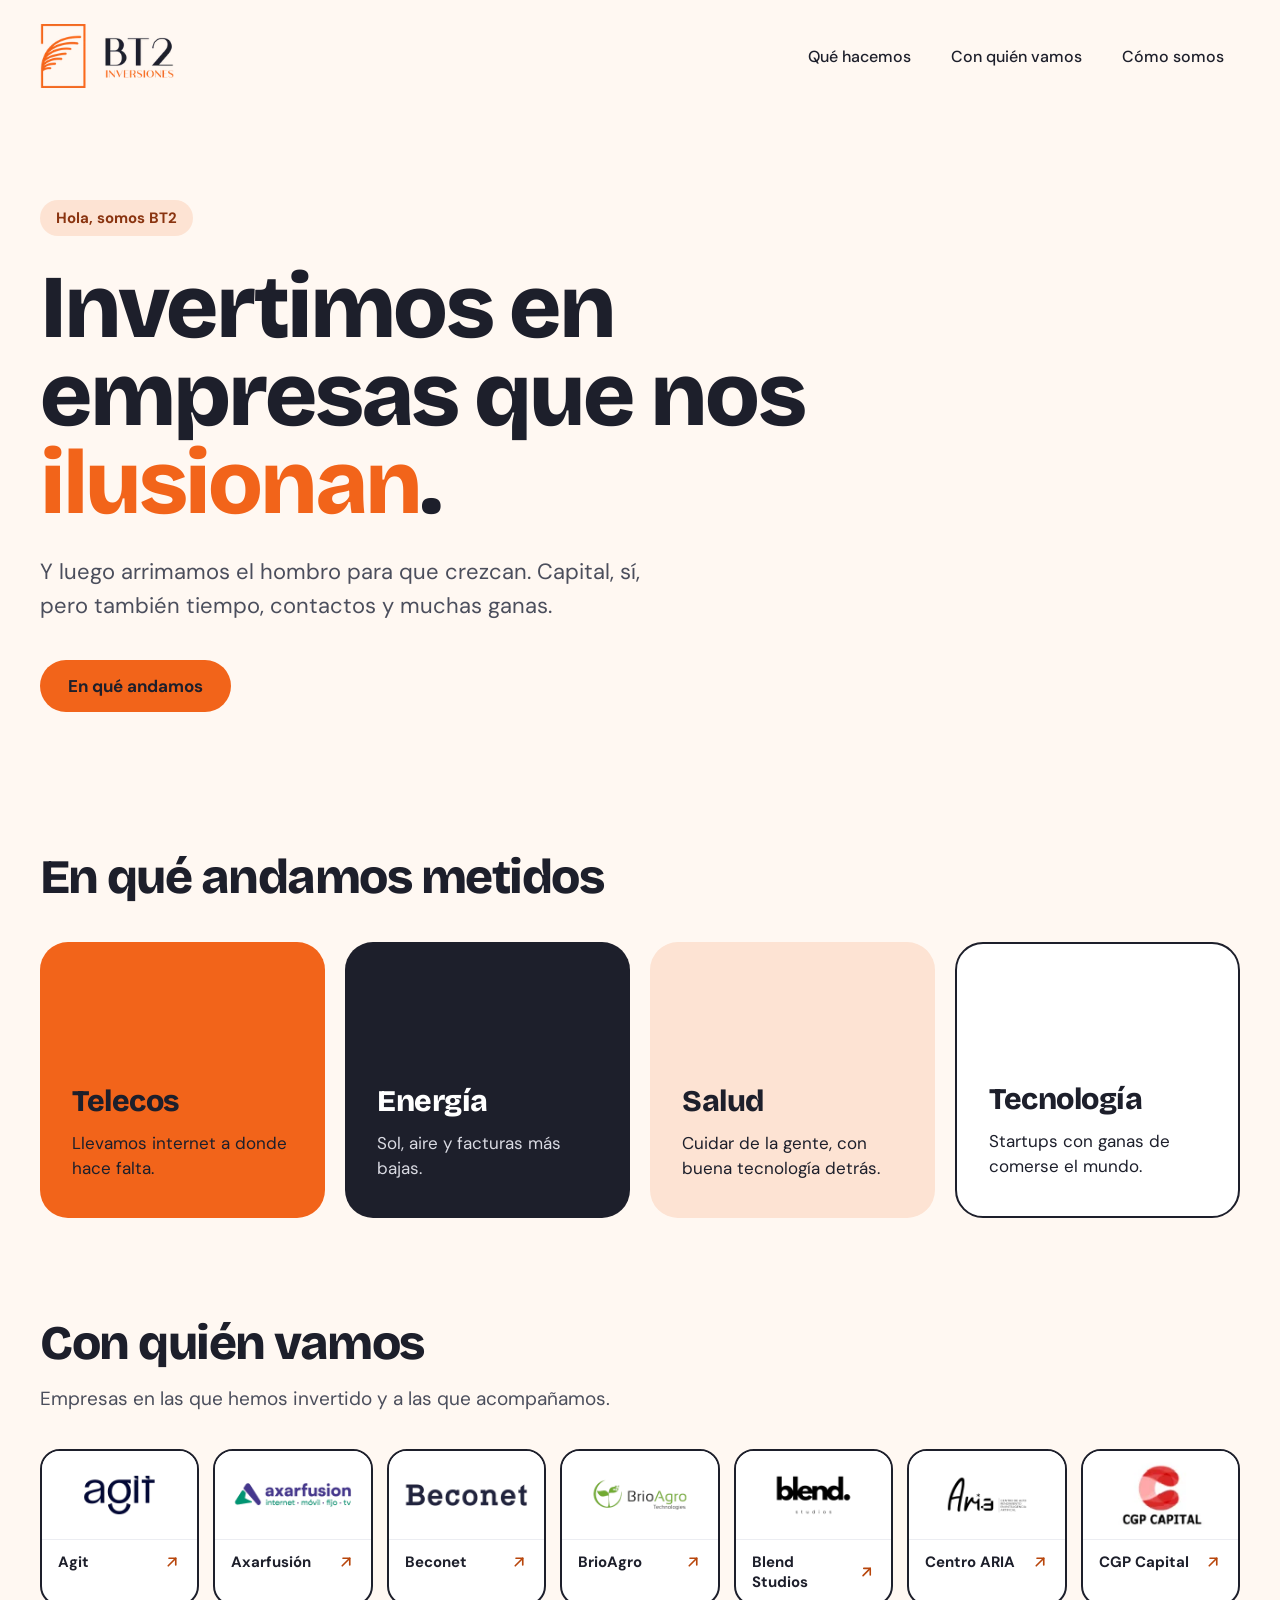
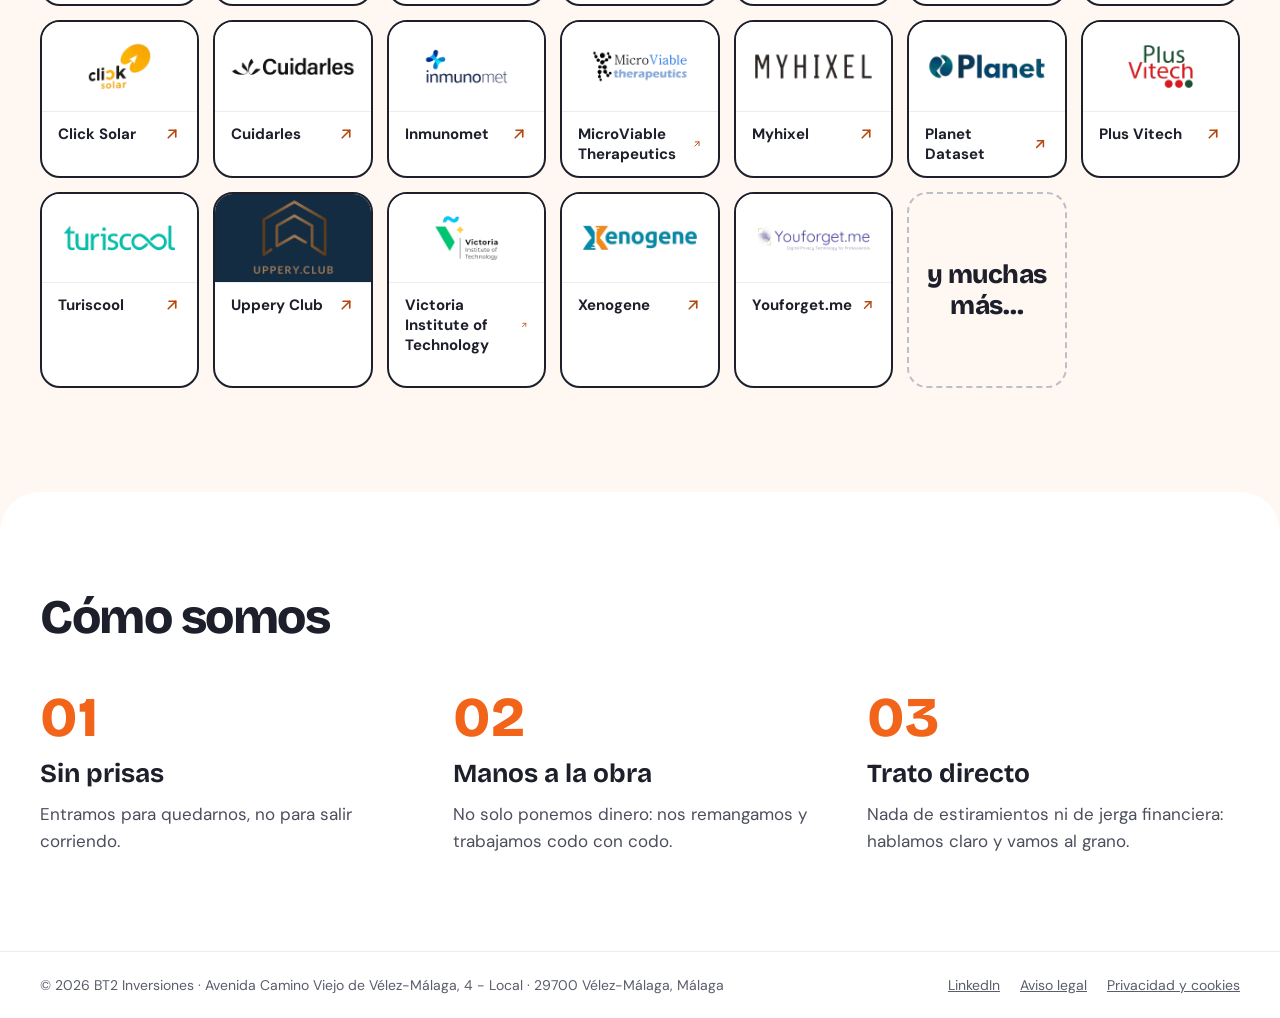
<file: index.html>
<!doctype html>
<html lang="es">
<head>
<meta charset="utf-8">
<meta name="viewport" content="width=device-width, initial-scale=1">
<title>BT2 Inversiones · Invertimos en empresas que nos ilusionan</title>
<meta name="description" content="BT2 Inversiones invierte y acompaña a empresas de telecomunicaciones, energía, salud y tecnología.">
<link rel="canonical" href="https://www.bt2.es/">
<link rel="icon" type="image/png" href="assets/favicon.png">
<meta property="og:type" content="website">
<meta property="og:site_name" content="BT2 Inversiones">
<script type="application/ld+json">{"@context":"https://schema.org","@type":"WebSite","name":"BT2 Inversiones","alternateName":["BT2","bt2.es"],"url":"https://www.bt2.es/"}</script>
<meta property="og:title" content="BT2 Inversiones">
<meta property="og:description" content="Invertimos en empresas que nos ilusionan.">
<meta property="og:url" content="https://www.bt2.es/">
<meta property="og:image" content="https://www.bt2.es/assets/og.png">
<link rel="preload" href="assets/fonts/bricolage-grotesque-800.woff2" as="font" type="font/woff2" crossorigin>
<link rel="stylesheet" href="assets/styles.css">
</head>
<body>
<div style="font-family: 'DM Sans', system-ui, sans-serif; color: #1D1F2B; background: #FFF8F2; width: 100%; min-height: 100vh">

<header style="max-width: 1200px; margin: 0 auto; padding: 24px 32px; display: flex; flex-wrap: wrap; align-items: center; justify-content: space-between; gap: 16px">
<a href="#inicio" style="display: inline-flex; align-items: center; text-decoration: none"><img src="/assets/bt2-logo.webp" srcset="/assets/bt2-logo.webp 1x, /assets/bt2-logo@2x.webp 2x" alt="BT2 Inversiones" width="184" height="88" style="height: 64px; width: auto; display: block"></a>
<nav aria-label="Principal" style="display: flex; flex-wrap: wrap; align-items: center; gap: 8px; font-size: 16px; font-weight: 500">
<a href="#sectores" style="text-decoration: none; padding: 10px 16px; border-radius: 999px">Qué hacemos</a>
<a href="#participadas" style="text-decoration: none; padding: 10px 16px; border-radius: 999px">Con quién vamos</a>
<a href="#como" style="text-decoration: none; padding: 10px 16px; border-radius: 999px">Cómo somos</a>
</nav>
</header>

<main>
<section id="inicio" style="max-width: 1200px; margin: 0 auto; padding: 88px 32px 104px; display: flex; flex-direction: column; gap: 28px">
<p style="margin: 0; display: inline-flex; align-self: flex-start; padding: 8px 16px; border-radius: 999px; background: #FDE3D3; color: #8A3410; font-size: 15px; font-weight: 700">Hola, somos BT2</p>
<h1 style="margin: 0; font-family: 'Bricolage Grotesque', sans-serif; font-weight: 800; font-size: clamp(44px, 7vw, 96px); line-height: 0.98; letter-spacing: -3px; max-width: 980px">Invertimos en empresas que nos <span style="color: #F2641A">ilusionan</span>.</h1>
<p style="margin: 0; font-size: 22px; line-height: 1.55; color: #4B4E5C; max-width: 620px">Y luego arrimamos el hombro para que crezcan. Capital, sí, pero también tiempo, contactos y muchas ganas.</p>
<div style="display: flex; flex-wrap: wrap; gap: 12px; padding-top: 8px">
<a href="#sectores" style="display: inline-flex; align-items: center; min-height: 52px; padding: 0 28px; border-radius: 999px; background: #F2641A; color: #1D1F2B; text-decoration: none; font-weight: 700; font-size: 17px">En qué andamos</a>
</div>
</section>

<section id="sectores" style="max-width: 1200px; margin: 0 auto; padding: 32px 32px 96px; display: flex; flex-direction: column; gap: 36px">
<h2 style="margin: 0; font-family: 'Bricolage Grotesque', sans-serif; font-weight: 800; font-size: 48px; letter-spacing: -1.5px">En qué andamos metidos</h2>
<div style="display: grid; grid-template-columns: repeat(auto-fit, minmax(240px, 1fr)); gap: 20px">
<div style="background: #F2641A; border-radius: 28px; padding: 36px 32px; display: flex; flex-direction: column; gap: 12px; min-height: 200px; justify-content: flex-end">
<h3 style="margin: 0; font-family: 'Bricolage Grotesque', sans-serif; font-weight: 800; font-size: 30px; letter-spacing: -0.5px">Telecos</h3>
<p style="margin: 0; font-size: 17px; line-height: 1.5">Llevamos internet a donde hace falta.</p>
</div>
<div style="background: #1D1F2B; color: #FFFFFF; border-radius: 28px; padding: 36px 32px; display: flex; flex-direction: column; gap: 12px; min-height: 200px; justify-content: flex-end">
<h3 style="margin: 0; font-family: 'Bricolage Grotesque', sans-serif; font-weight: 800; font-size: 30px; letter-spacing: -0.5px">Energía</h3>
<p style="margin: 0; font-size: 17px; line-height: 1.5; color: #D9DAE2">Sol, aire y facturas más bajas.</p>
</div>
<div style="background: #FDE3D3; border-radius: 28px; padding: 36px 32px; display: flex; flex-direction: column; gap: 12px; min-height: 200px; justify-content: flex-end">
<h3 style="margin: 0; font-family: 'Bricolage Grotesque', sans-serif; font-weight: 800; font-size: 30px; letter-spacing: -0.5px">Salud</h3>
<p style="margin: 0; font-size: 17px; line-height: 1.5">Cuidar de la gente, con buena tecnología detrás.</p>
</div>
<div style="background: #FFFFFF; border: 2px solid #1D1F2B; border-radius: 28px; padding: 36px 32px; display: flex; flex-direction: column; gap: 12px; min-height: 200px; justify-content: flex-end">
<h3 style="margin: 0; font-family: 'Bricolage Grotesque', sans-serif; font-weight: 800; font-size: 30px; letter-spacing: -0.5px">Tecnología</h3>
<p style="margin: 0; font-size: 17px; line-height: 1.5">Startups con ganas de comerse el mundo.</p>
</div>
</div>
</section>

<section id="participadas" style="max-width: 1200px; margin: 0 auto; padding: 0 32px 104px; display: flex; flex-direction: column; gap: 36px">
<div style="display: flex; flex-direction: column; gap: 12px">
<h2 style="margin: 0; font-family: 'Bricolage Grotesque', sans-serif; font-weight: 800; font-size: 48px; letter-spacing: -1.5px">Con quién vamos</h2>
<p style="margin: 0; font-size: 19px; line-height: 1.55; color: #4B4E5C; max-width: 620px">Empresas en las que hemos invertido y a las que acompañamos.</p>
</div>
<div style="display: grid; grid-template-columns: repeat(auto-fill, minmax(150px, 1fr)); gap: 14px">
<a class="card" href="https://agitapp.com" target="_blank" rel="noopener noreferrer">
<img src="assets/logos/agit.webp" alt="Agit" class="lg-contain" width="676" height="384" loading="lazy">
<span class="card-name">Agit<svg aria-hidden="true" width="18" height="18" viewBox="0 0 24 24" fill="none" stroke="#B8460C" stroke-width="2.2" stroke-linecap="round" stroke-linejoin="round"><path d="M7 17L17 7"></path><path d="M8 7h9v9"></path></svg></span>
</a>
<a class="card" href="https://axarfusion.es" target="_blank" rel="noopener noreferrer">
<img src="assets/logos/axarfusion.webp" alt="Axarfusión" class="lg-contain" width="676" height="384" loading="lazy">
<span class="card-name">Axarfusión<svg aria-hidden="true" width="18" height="18" viewBox="0 0 24 24" fill="none" stroke="#B8460C" stroke-width="2.2" stroke-linecap="round" stroke-linejoin="round"><path d="M7 17L17 7"></path><path d="M8 7h9v9"></path></svg></span>
</a>
<a class="card" href="https://www.beconet.es" target="_blank" rel="noopener noreferrer">
<img src="assets/logos/beconet.webp" alt="Beconet" class="lg-contain" width="676" height="384" loading="lazy">
<span class="card-name">Beconet<svg aria-hidden="true" width="18" height="18" viewBox="0 0 24 24" fill="none" stroke="#B8460C" stroke-width="2.2" stroke-linecap="round" stroke-linejoin="round"><path d="M7 17L17 7"></path><path d="M8 7h9v9"></path></svg></span>
</a>
<a class="card" href="https://brioagro.es" target="_blank" rel="noopener noreferrer">
<img src="assets/logos/brioagro.webp" alt="BrioAgro" class="lg-contain" width="676" height="384" loading="lazy">
<span class="card-name">BrioAgro<svg aria-hidden="true" width="18" height="18" viewBox="0 0 24 24" fill="none" stroke="#B8460C" stroke-width="2.2" stroke-linecap="round" stroke-linejoin="round"><path d="M7 17L17 7"></path><path d="M8 7h9v9"></path></svg></span>
</a>
<a class="card" href="https://blendstudios.es" target="_blank" rel="noopener noreferrer">
<img src="assets/logos/blend-studios.webp" alt="Blend Studios" class="lg-contain" width="676" height="384" loading="lazy">
<span class="card-name">Blend Studios<svg aria-hidden="true" width="18" height="18" viewBox="0 0 24 24" fill="none" stroke="#B8460C" stroke-width="2.2" stroke-linecap="round" stroke-linejoin="round"><path d="M7 17L17 7"></path><path d="M8 7h9v9"></path></svg></span>
</a>
<a class="card" href="https://centroaria.com" target="_blank" rel="noopener noreferrer">
<img src="assets/logos/centro-aria.webp" alt="Centro ARIA" class="lg-contain" width="676" height="384" loading="lazy">
<span class="card-name">Centro ARIA<svg aria-hidden="true" width="18" height="18" viewBox="0 0 24 24" fill="none" stroke="#B8460C" stroke-width="2.2" stroke-linecap="round" stroke-linejoin="round"><path d="M7 17L17 7"></path><path d="M8 7h9v9"></path></svg></span>
</a>
<a class="card" href="https://cgp.capital" target="_blank" rel="noopener noreferrer">
<img src="assets/logos/cgp-capital.webp" alt="CGP Capital" class="lg-cover" width="676" height="384" loading="lazy">
<span class="card-name">CGP Capital<svg aria-hidden="true" width="18" height="18" viewBox="0 0 24 24" fill="none" stroke="#B8460C" stroke-width="2.2" stroke-linecap="round" stroke-linejoin="round"><path d="M7 17L17 7"></path><path d="M8 7h9v9"></path></svg></span>
</a>
<a class="card" href="https://click-solar.es" target="_blank" rel="noopener noreferrer">
<img src="assets/logos/click-solar.webp" alt="Click Solar" class="lg-contain" width="676" height="384" loading="lazy">
<span class="card-name">Click Solar<svg aria-hidden="true" width="18" height="18" viewBox="0 0 24 24" fill="none" stroke="#B8460C" stroke-width="2.2" stroke-linecap="round" stroke-linejoin="round"><path d="M7 17L17 7"></path><path d="M8 7h9v9"></path></svg></span>
</a>
<a class="card" href="https://cuidarles.es" target="_blank" rel="noopener noreferrer">
<img src="assets/logos/cuidarles.webp" alt="Cuidarles" class="lg-contain" width="676" height="384" loading="lazy">
<span class="card-name">Cuidarles<svg aria-hidden="true" width="18" height="18" viewBox="0 0 24 24" fill="none" stroke="#B8460C" stroke-width="2.2" stroke-linecap="round" stroke-linejoin="round"><path d="M7 17L17 7"></path><path d="M8 7h9v9"></path></svg></span>
</a>
<a class="card" href="https://inmunomet.com" target="_blank" rel="noopener noreferrer">
<img src="assets/logos/inmunomet.webp" alt="Inmunomet" class="lg-contain" width="676" height="384" loading="lazy">
<span class="card-name">Inmunomet<svg aria-hidden="true" width="18" height="18" viewBox="0 0 24 24" fill="none" stroke="#B8460C" stroke-width="2.2" stroke-linecap="round" stroke-linejoin="round"><path d="M7 17L17 7"></path><path d="M8 7h9v9"></path></svg></span>
</a>
<a class="card" href="https://www.microviable.com" target="_blank" rel="noopener noreferrer">
<img src="assets/logos/microviable-therapeutics.webp" alt="MicroViable Therapeutics" class="lg-contain" width="676" height="384" loading="lazy">
<span class="card-name">MicroViable Therapeutics<svg aria-hidden="true" width="18" height="18" viewBox="0 0 24 24" fill="none" stroke="#B8460C" stroke-width="2.2" stroke-linecap="round" stroke-linejoin="round"><path d="M7 17L17 7"></path><path d="M8 7h9v9"></path></svg></span>
</a>
<a class="card" href="https://myhixel.com" target="_blank" rel="noopener noreferrer">
<img src="assets/logos/myhixel.webp" alt="Myhixel" class="lg-contain" width="676" height="384" loading="lazy">
<span class="card-name">Myhixel<svg aria-hidden="true" width="18" height="18" viewBox="0 0 24 24" fill="none" stroke="#B8460C" stroke-width="2.2" stroke-linecap="round" stroke-linejoin="round"><path d="M7 17L17 7"></path><path d="M8 7h9v9"></path></svg></span>
</a>
<a class="card" href="https://planetdataset.com/es" target="_blank" rel="noopener noreferrer">
<img src="assets/logos/planet-dataset.webp" alt="Planet Dataset" class="lg-contain" width="676" height="384" loading="lazy">
<span class="card-name">Planet Dataset<svg aria-hidden="true" width="18" height="18" viewBox="0 0 24 24" fill="none" stroke="#B8460C" stroke-width="2.2" stroke-linecap="round" stroke-linejoin="round"><path d="M7 17L17 7"></path><path d="M8 7h9v9"></path></svg></span>
</a>
<a class="card" href="https://www.plusvitech.com/en/" target="_blank" rel="noopener noreferrer">
<img src="assets/logos/plus-vitech.webp" alt="Plus Vitech" class="lg-contain" width="676" height="384" loading="lazy">
<span class="card-name">Plus Vitech<svg aria-hidden="true" width="18" height="18" viewBox="0 0 24 24" fill="none" stroke="#B8460C" stroke-width="2.2" stroke-linecap="round" stroke-linejoin="round"><path d="M7 17L17 7"></path><path d="M8 7h9v9"></path></svg></span>
</a>
<a class="card" href="https://turiscool.com" target="_blank" rel="noopener noreferrer">
<img src="assets/logos/turiscool.webp" alt="Turiscool" class="lg-contain" width="676" height="384" loading="lazy">
<span class="card-name">Turiscool<svg aria-hidden="true" width="18" height="18" viewBox="0 0 24 24" fill="none" stroke="#B8460C" stroke-width="2.2" stroke-linecap="round" stroke-linejoin="round"><path d="M7 17L17 7"></path><path d="M8 7h9v9"></path></svg></span>
</a>
<a class="card" href="https://uppery.club" target="_blank" rel="noopener noreferrer">
<img src="assets/logos/uppery-club.webp" alt="Uppery Club" class="lg-cover" width="676" height="384" loading="lazy">
<span class="card-name">Uppery Club<svg aria-hidden="true" width="18" height="18" viewBox="0 0 24 24" fill="none" stroke="#B8460C" stroke-width="2.2" stroke-linecap="round" stroke-linejoin="round"><path d="M7 17L17 7"></path><path d="M8 7h9v9"></path></svg></span>
</a>
<a class="card" href="https://victoriafp.com" target="_blank" rel="noopener noreferrer">
<img src="assets/logos/victoria-institute-of-technology.webp" alt="Victoria Institute of Technology" class="lg-contain" width="676" height="384" loading="lazy">
<span class="card-name">Victoria Institute of Technology<svg aria-hidden="true" width="18" height="18" viewBox="0 0 24 24" fill="none" stroke="#B8460C" stroke-width="2.2" stroke-linecap="round" stroke-linejoin="round"><path d="M7 17L17 7"></path><path d="M8 7h9v9"></path></svg></span>
</a>
<a class="card" href="https://xenogene.es" target="_blank" rel="noopener noreferrer">
<img src="assets/logos/xenogene.webp" alt="Xenogene" class="lg-contain" width="676" height="384" loading="lazy">
<span class="card-name">Xenogene<svg aria-hidden="true" width="18" height="18" viewBox="0 0 24 24" fill="none" stroke="#B8460C" stroke-width="2.2" stroke-linecap="round" stroke-linejoin="round"><path d="M7 17L17 7"></path><path d="M8 7h9v9"></path></svg></span>
</a>
<a class="card" href="https://youforget.me" target="_blank" rel="noopener noreferrer">
<img src="assets/logos/youforget-me.webp" alt="Youforget.me" class="lg-contain" width="676" height="384" loading="lazy">
<span class="card-name">Youforget.me<svg aria-hidden="true" width="18" height="18" viewBox="0 0 24 24" fill="none" stroke="#B8460C" stroke-width="2.2" stroke-linecap="round" stroke-linejoin="round"><path d="M7 17L17 7"></path><path d="M8 7h9v9"></path></svg></span>
</a>
<div class="card-more"><span>y muchas más…</span></div>
</div>
</section>

<section id="como" style="background: #FFFFFF; border-radius: 40px 40px 0 0">
<div style="max-width: 1200px; margin: 0 auto; padding: 96px 32px; display: flex; flex-direction: column; gap: 44px">
<h2 style="margin: 0; font-family: 'Bricolage Grotesque', sans-serif; font-weight: 800; font-size: 48px; letter-spacing: -1.5px">Cómo somos</h2>
<div style="display: grid; grid-template-columns: repeat(auto-fit, minmax(260px, 1fr)); gap: 40px">
<div style="display: flex; flex-direction: column; gap: 12px">
<p style="margin: 0; font-family: 'Bricolage Grotesque', sans-serif; font-weight: 800; font-size: 56px; line-height: 1; color: #F2641A">01</p>
<h3 style="margin: 0; font-family: 'Bricolage Grotesque', sans-serif; font-weight: 700; font-size: 26px">Sin prisas</h3>
<p style="margin: 0; font-size: 17px; line-height: 1.6; color: #4B4E5C">Entramos para quedarnos, no para salir corriendo.</p>
</div>
<div style="display: flex; flex-direction: column; gap: 12px">
<p style="margin: 0; font-family: 'Bricolage Grotesque', sans-serif; font-weight: 800; font-size: 56px; line-height: 1; color: #F2641A">02</p>
<h3 style="margin: 0; font-family: 'Bricolage Grotesque', sans-serif; font-weight: 700; font-size: 26px">Manos a la obra</h3>
<p style="margin: 0; font-size: 17px; line-height: 1.6; color: #4B4E5C">No solo ponemos dinero: nos remangamos y trabajamos codo con codo.</p>
</div>
<div style="display: flex; flex-direction: column; gap: 12px">
<p style="margin: 0; font-family: 'Bricolage Grotesque', sans-serif; font-weight: 800; font-size: 56px; line-height: 1; color: #F2641A">03</p>
<h3 style="margin: 0; font-family: 'Bricolage Grotesque', sans-serif; font-weight: 700; font-size: 26px">Trato directo</h3>
<p style="margin: 0; font-size: 17px; line-height: 1.6; color: #4B4E5C">Nada de estiramientos ni de jerga financiera: hablamos claro y vamos al grano.</p>
</div>
</div>
</div>
</section>


</main>

<footer style="background: #FFFFFF; border-top: 1px solid #ECEDF2">
<div style="max-width: 1200px; margin: 0 auto; padding: 24px 32px; display: flex; flex-wrap: wrap; justify-content: space-between; gap: 16px; font-size: 14px; color: #5A5D6B">
<span>© 2026 BT2 Inversiones · Avenida Camino Viejo de Vélez-Málaga, 4 - Local · 29700 Vélez-Málaga, Málaga</span>
<div style="display: flex; flex-wrap: wrap; gap: 20px">
<a href="https://www.linkedin.com/company/bt2-inversiones" target="_blank" rel="noopener noreferrer" style="color: #5A5D6B">LinkedIn</a>
<a href="/aviso-legal.html" style="color: #5A5D6B">Aviso legal</a>
<a href="/privacidad.html" style="color: #5A5D6B">Privacidad y cookies</a>
</div>
</div>
</footer>

</div>

</body>
</html>
</file>
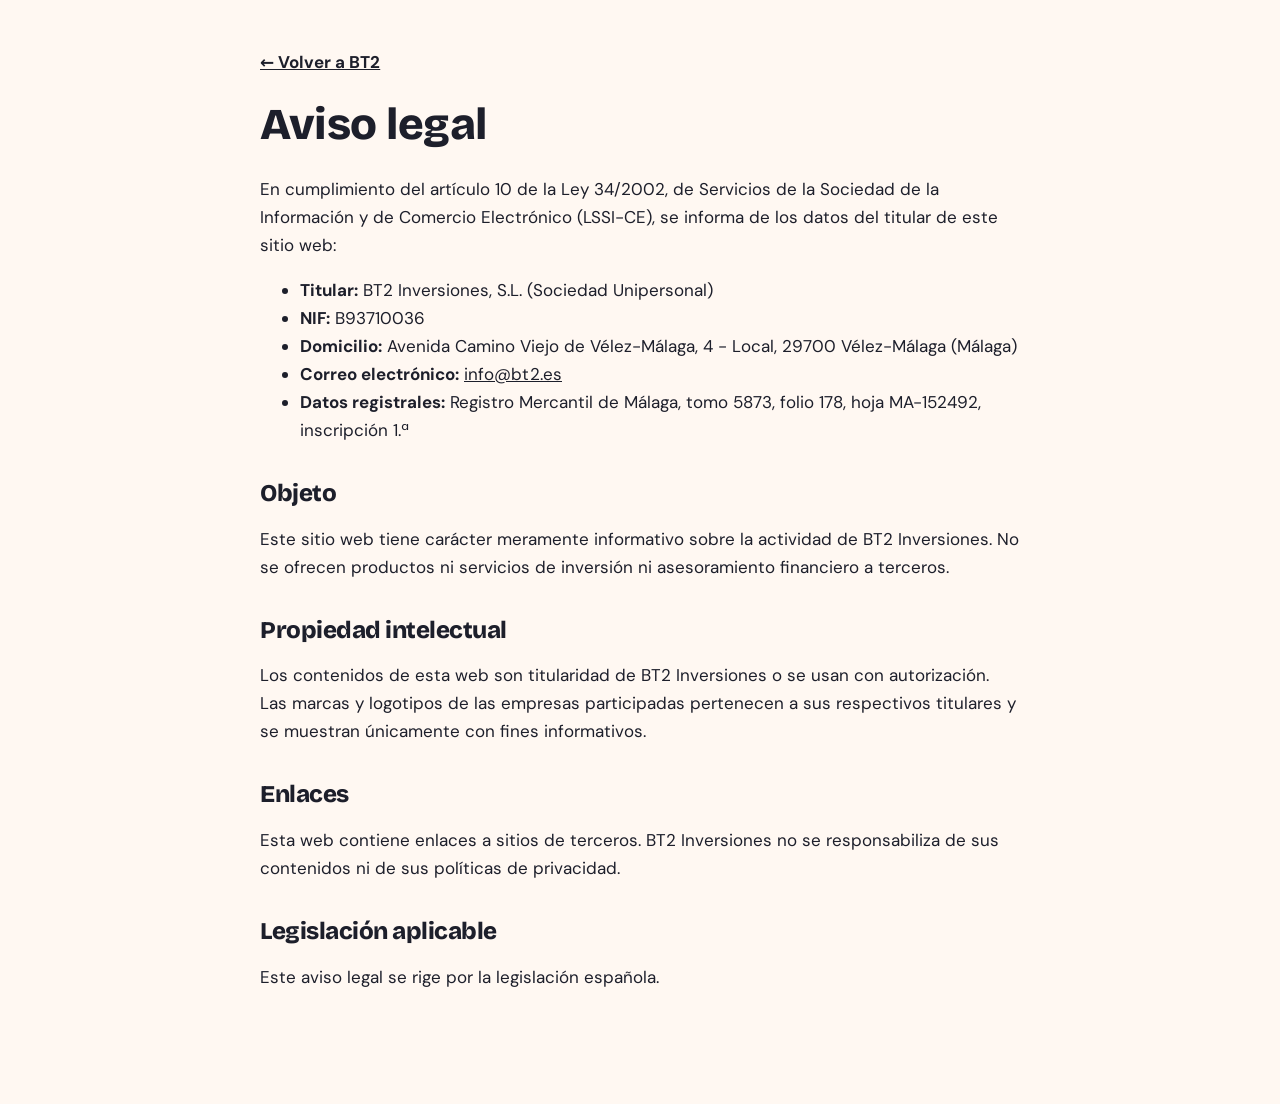
<file: aviso-legal.html>
<!doctype html>
<html lang="es">
<head>
<meta charset="utf-8">
<meta name="viewport" content="width=device-width, initial-scale=1">
<title>Aviso legal · BT2 Inversiones</title>
<meta property="og:site_name" content="BT2 Inversiones">
<meta name="description" content="Aviso legal de BT2 Inversiones.">
<meta name="robots" content="index,follow">
<link rel="icon" type="image/png" href="/assets/favicon.png">
<link rel="stylesheet" href="/assets/styles.css">
<style>.legal{font-family:'DM Sans',system-ui,sans-serif;color:#1D1F2B;max-width:760px;margin:0 auto;padding:48px 24px 96px;line-height:1.65;font-size:17px}.legal h1,.legal h2{font-family:'Bricolage Grotesque',sans-serif;font-weight:800;letter-spacing:-.5px;line-height:1.15}.legal h1{font-size:44px;margin:24px 0}.legal h2{font-size:24px;margin:36px 0 8px}.legal .back{font-weight:700}.legal .pend{background:#FDE3D3;padding:0 4px;border-radius:4px}</style>
</head>
<body>
<main class="legal">
<a class="back" href="/">← Volver a BT2</a>
<h1>Aviso legal</h1>
<p>En cumplimiento del artículo 10 de la Ley 34/2002, de Servicios de la Sociedad de la Información y de Comercio Electrónico (LSSI-CE), se informa de los datos del titular de este sitio web:</p>
<ul>
<li><strong>Titular:</strong> BT2 Inversiones, S.L. (Sociedad Unipersonal)</li>
<li><strong>NIF:</strong> B93710036</li>
<li><strong>Domicilio:</strong> Avenida Camino Viejo de Vélez-Málaga, 4 - Local, 29700 Vélez-Málaga (Málaga)</li>
<li><strong>Correo electrónico:</strong> <a href="mailto:info@bt2.es">info@bt2.es</a></li>
<li><strong>Datos registrales:</strong> Registro Mercantil de Málaga, tomo 5873, folio 178, hoja MA-152492, inscripción 1.ª</li>
</ul>
<h2>Objeto</h2>
<p>Este sitio web tiene carácter meramente informativo sobre la actividad de BT2 Inversiones. No se ofrecen productos ni servicios de inversión ni asesoramiento financiero a terceros.</p>
<h2>Propiedad intelectual</h2>
<p>Los contenidos de esta web son titularidad de BT2 Inversiones o se usan con autorización. Las marcas y logotipos de las empresas participadas pertenecen a sus respectivos titulares y se muestran únicamente con fines informativos.</p>
<h2>Enlaces</h2>
<p>Esta web contiene enlaces a sitios de terceros. BT2 Inversiones no se responsabiliza de sus contenidos ni de sus políticas de privacidad.</p>
<h2>Legislación aplicable</h2>
<p>Este aviso legal se rige por la legislación española.</p>
</main>
</body>
</html>
</file>
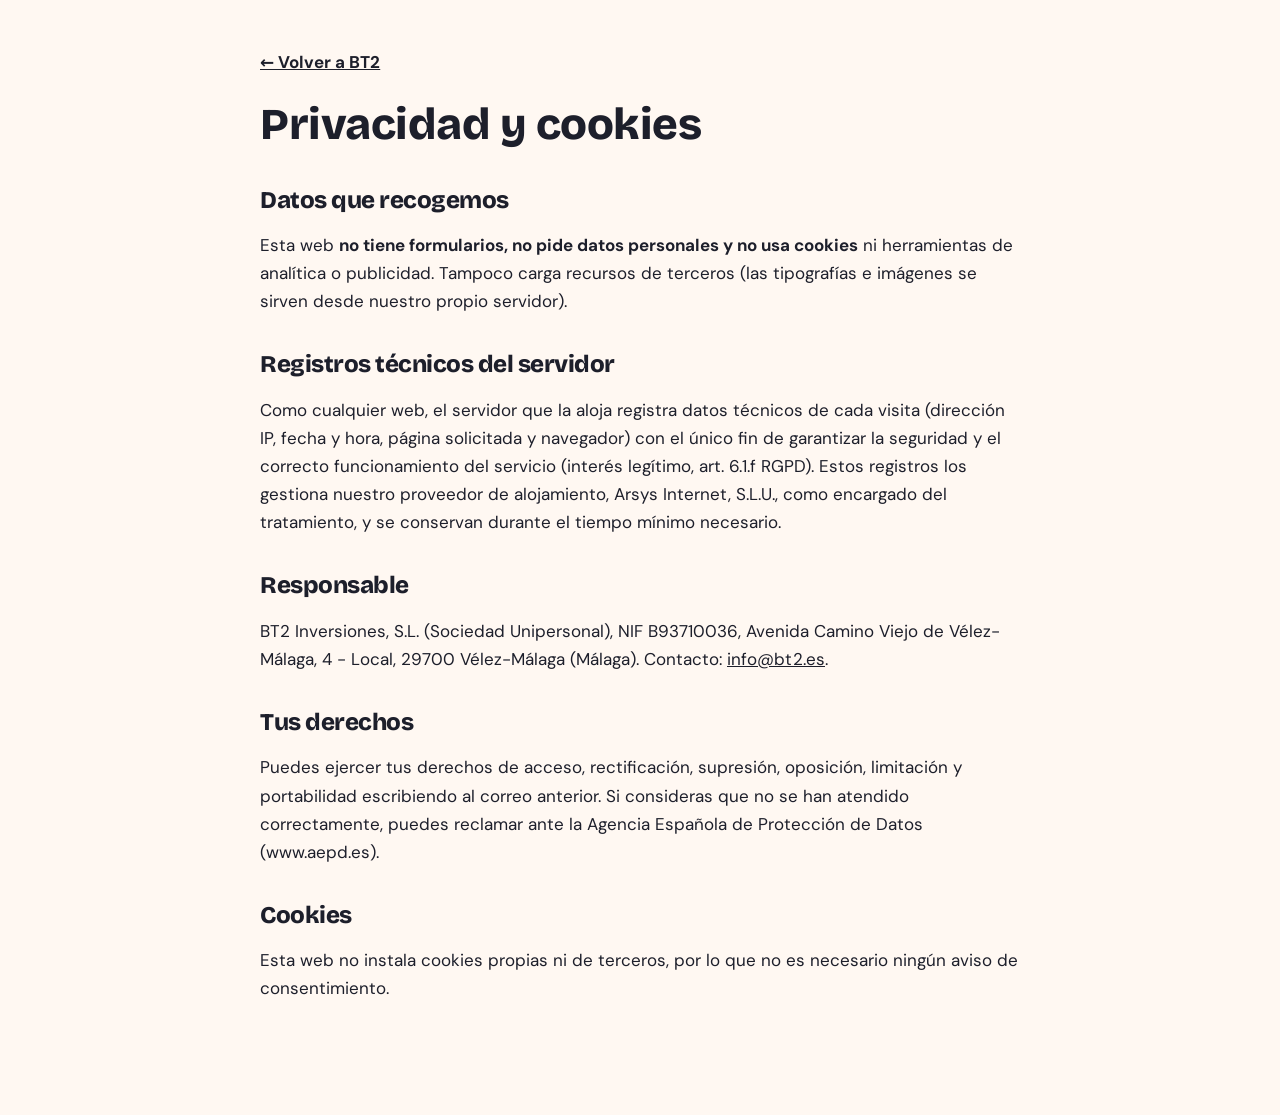
<file: privacidad.html>
<!doctype html>
<html lang="es">
<head>
<meta charset="utf-8">
<meta name="viewport" content="width=device-width, initial-scale=1">
<title>Privacidad y cookies · BT2 Inversiones</title>
<meta property="og:site_name" content="BT2 Inversiones">
<meta name="description" content="Política de privacidad y cookies de BT2 Inversiones.">
<meta name="robots" content="index,follow">
<link rel="icon" type="image/png" href="/assets/favicon.png">
<link rel="stylesheet" href="/assets/styles.css">
<style>.legal{font-family:'DM Sans',system-ui,sans-serif;color:#1D1F2B;max-width:760px;margin:0 auto;padding:48px 24px 96px;line-height:1.65;font-size:17px}.legal h1,.legal h2{font-family:'Bricolage Grotesque',sans-serif;font-weight:800;letter-spacing:-.5px;line-height:1.15}.legal h1{font-size:44px;margin:24px 0}.legal h2{font-size:24px;margin:36px 0 8px}.legal .back{font-weight:700}.legal .pend{background:#FDE3D3;padding:0 4px;border-radius:4px}</style>
</head>
<body>
<main class="legal">
<a class="back" href="/">← Volver a BT2</a>
<h1>Privacidad y cookies</h1>
<h2>Datos que recogemos</h2>
<p>Esta web <strong>no tiene formularios, no pide datos personales y no usa cookies</strong> ni herramientas de analítica o publicidad. Tampoco carga recursos de terceros (las tipografías e imágenes se sirven desde nuestro propio servidor).</p>
<h2>Registros técnicos del servidor</h2>
<p>Como cualquier web, el servidor que la aloja registra datos técnicos de cada visita (dirección IP, fecha y hora, página solicitada y navegador) con el único fin de garantizar la seguridad y el correcto funcionamiento del servicio (interés legítimo, art. 6.1.f RGPD). Estos registros los gestiona nuestro proveedor de alojamiento, Arsys Internet, S.L.U., como encargado del tratamiento, y se conservan durante el tiempo mínimo necesario.</p>
<h2>Responsable</h2>
<p>BT2 Inversiones, S.L. (Sociedad Unipersonal), NIF B93710036, Avenida Camino Viejo de Vélez-Málaga, 4 - Local, 29700 Vélez-Málaga (Málaga). Contacto: <a href="mailto:info@bt2.es">info@bt2.es</a>.</p>
<h2>Tus derechos</h2>
<p>Puedes ejercer tus derechos de acceso, rectificación, supresión, oposición, limitación y portabilidad escribiendo al correo anterior. Si consideras que no se han atendido correctamente, puedes reclamar ante la Agencia Española de Protección de Datos (www.aepd.es).</p>
<h2>Cookies</h2>
<p>Esta web no instala cookies propias ni de terceros, por lo que no es necesario ningún aviso de consentimiento.</p>
</main>
</body>
</html>
</file>
<file: assets/styles.css>
@font-face{font-family:'Bricolage Grotesque';font-weight:700;font-style:normal;font-display:swap;src:url(fonts/bricolage-grotesque-700.woff2) format('woff2')}
@font-face{font-family:'Bricolage Grotesque';font-weight:800;font-style:normal;font-display:swap;src:url(fonts/bricolage-grotesque-800.woff2) format('woff2')}
@font-face{font-family:'DM Sans';font-weight:400;font-style:normal;font-display:swap;src:url(fonts/dm-sans-400.woff2) format('woff2')}
@font-face{font-family:'DM Sans';font-weight:500;font-style:normal;font-display:swap;src:url(fonts/dm-sans-500.woff2) format('woff2')}
@font-face{font-family:'DM Sans';font-weight:700;font-style:normal;font-display:swap;src:url(fonts/dm-sans-700.woff2) format('woff2')}
html{scroll-behavior:smooth}
body{margin:0;background:#FFF8F2}
a{color:#1D1F2B}a:hover{color:#B8460C}
img{max-width:100%}
.lg-cover{object-fit:cover}.lg-contain{object-fit:contain}
.card{display:flex;flex-direction:column;border-radius:20px;overflow:hidden;background:#fff;border:2px solid #1D1F2B;text-decoration:none;color:#1D1F2B}
.card img{display:block;width:100%;height:auto;aspect-ratio:169/96;background:#fff}
.card-name{display:flex;align-items:center;justify-content:space-between;gap:8px;padding:12px 16px;border-top:1px solid #ECEDF2;font-weight:700;font-size:15px}
.card:hover .card-name{color:#B8460C}
.card-more{display:flex;align-items:center;justify-content:center;min-height:160px;border-radius:20px;border:2px dashed #BCBECA;background:#FFF8F2;padding:16px;text-align:center}
.card-more span{font-family:'Bricolage Grotesque',sans-serif;font-weight:800;font-size:26px;letter-spacing:-.5px}
@media (max-width:640px){section{padding-left:20px!important;padding-right:20px!important}header{padding:16px 20px!important}}
</file>
